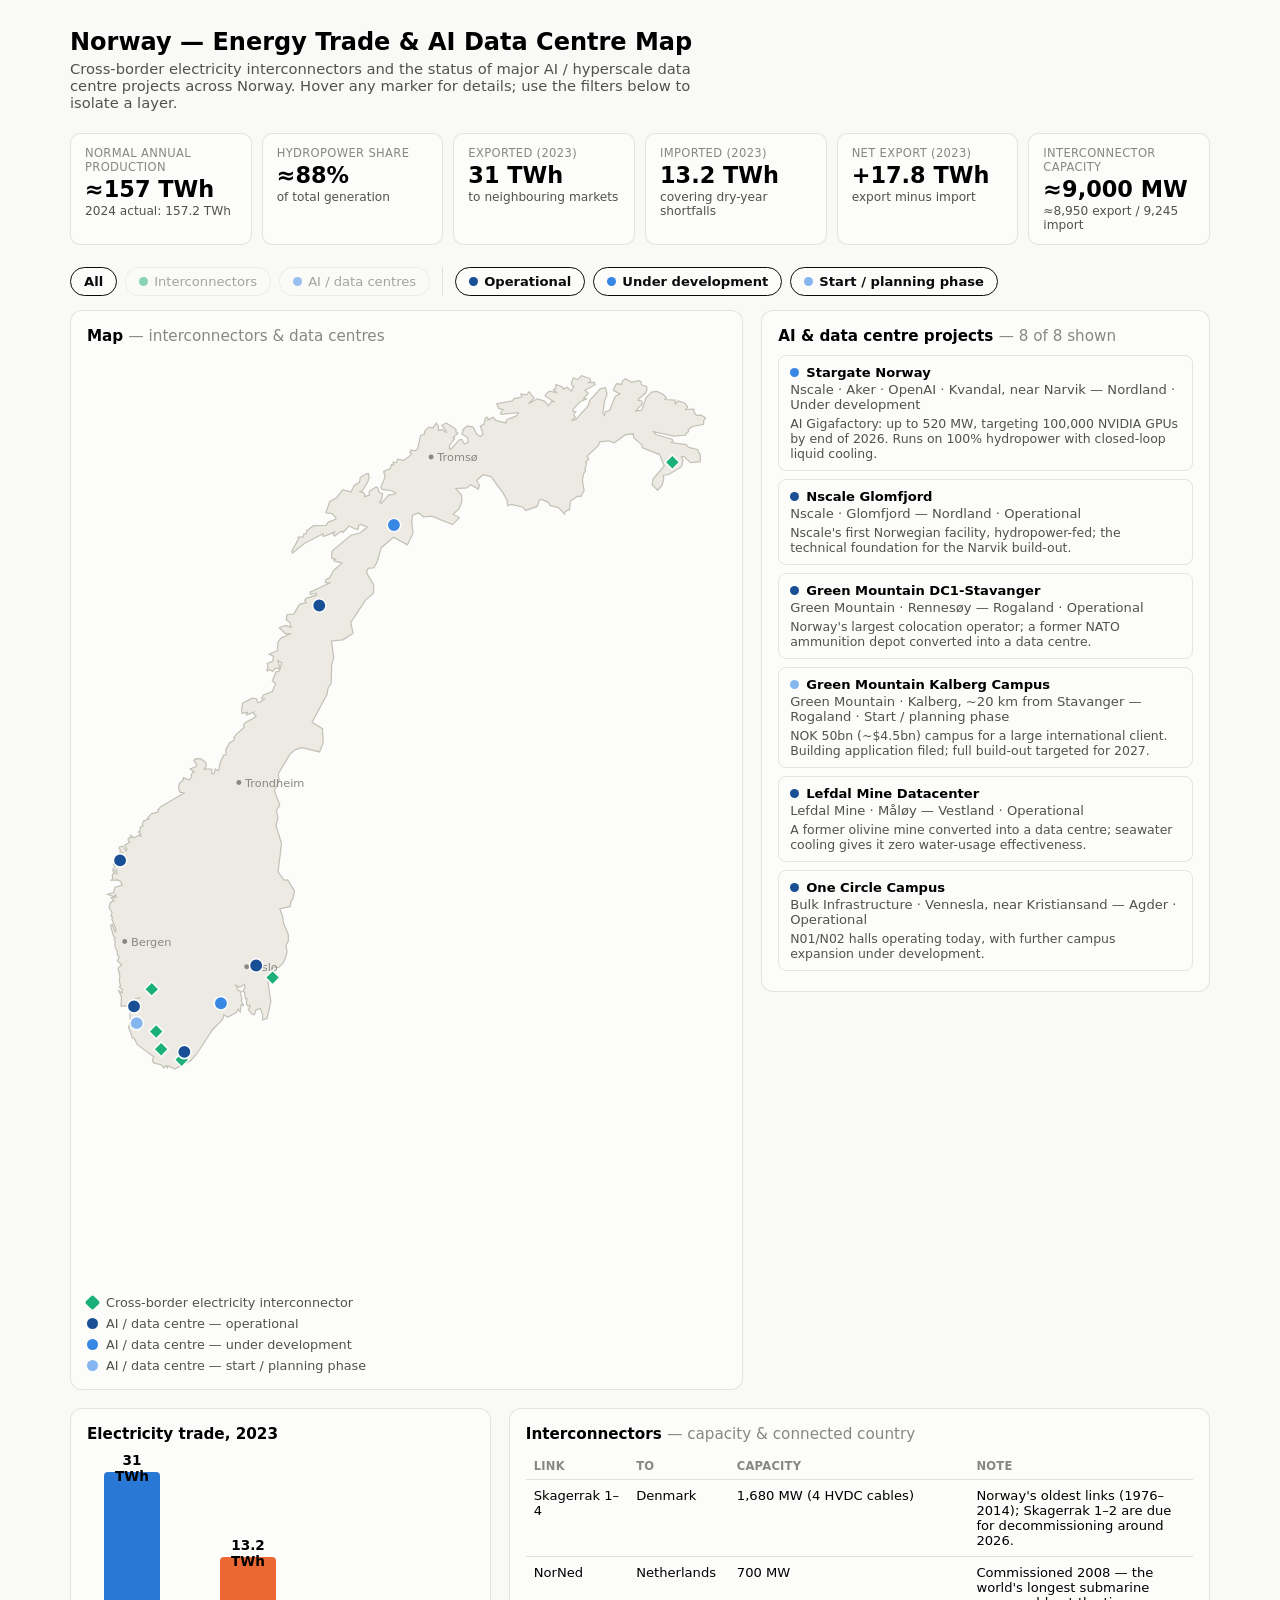
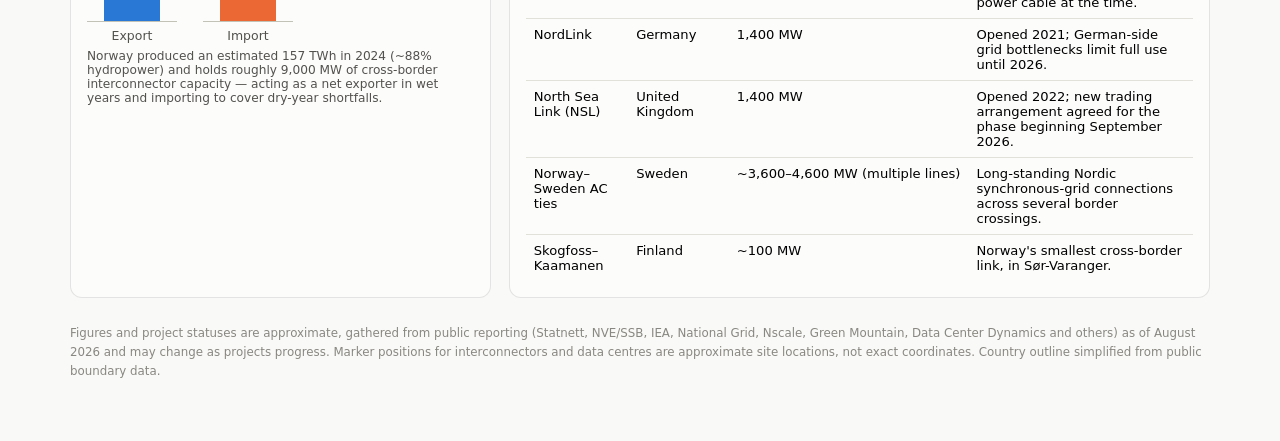
<file: norway-energy-ai-dashboard/index.html>
<!doctype html>
<html lang="en">
<head>
<meta charset="utf-8">
<title>Norway — Energy Trade &amp; AI Data Centre Map</title>
<meta name="viewport" content="width=device-width, initial-scale=1">
<style>
  :root { color-scheme: light dark; }
  * { box-sizing: border-box; }
  html,body { margin:0; padding:0; }
  body {
    font-family: system-ui, -apple-system, "Segoe UI", sans-serif;
    background: var(--page-plane);
    color: var(--text-primary);
  }
  .viz-root {
    --surface-1:      #fcfcfb;
    --page-plane:     #f9f9f7;
    --text-primary:   #0b0b0b;
    --text-secondary: #52514e;
    --text-muted:     #898781;
    --gridline:       #e1e0d9;
    --baseline:       #c3c2b7;
    --border:         rgba(11,11,11,0.10);
    --series-export:  #2a78d6;
    --series-import:  #eb6834;
    --interconnector: #1baf7a;
    --status-operational: #184f95;
    --status-development: #3987e5;
    --status-planning:    #86b6ef;
    --land-fill:      #eceae3;
    --land-fill-hover:#e1ded3;
    --land-stroke:    #c3c2b7;
    --tooltip-bg:     #0b0b0b;
    --tooltip-fg:     #ffffff;
    background: var(--page-plane);
  }
  @media (prefers-color-scheme: dark) {
    :root:where(:not([data-theme="light"])) .viz-root {
      --surface-1:      #1a1a19;
      --page-plane:     #0d0d0d;
      --text-primary:   #ffffff;
      --text-secondary: #c3c2b7;
      --text-muted:     #898781;
      --gridline:       #2c2c2a;
      --baseline:       #383835;
      --border:         rgba(255,255,255,0.10);
      --series-export:  #3987e5;
      --series-import:  #d95926;
      --interconnector: #199e70;
      --status-operational: #86b6ef;
      --status-development: #3987e5;
      --status-planning:    #184f95;
      --land-fill:      #242320;
      --land-fill-hover:#2c2b27;
      --land-stroke:    #46443e;
      --tooltip-bg:     #ffffff;
      --tooltip-fg:     #0b0b0b;
    }
  }
  :root[data-theme="dark"] .viz-root {
    --surface-1:      #1a1a19;
    --page-plane:     #0d0d0d;
    --text-primary:   #ffffff;
    --text-secondary: #c3c2b7;
    --text-muted:     #898781;
    --gridline:       #2c2c2a;
    --baseline:       #383835;
    --border:         rgba(255,255,255,0.10);
    --series-export:  #3987e5;
    --series-import:  #d95926;
    --interconnector: #199e70;
    --status-operational: #86b6ef;
    --status-development: #3987e5;
    --status-planning:    #184f95;
    --land-fill:      #242320;
    --land-fill-hover:#2c2b27;
    --land-stroke:    #46443e;
    --tooltip-bg:     #ffffff;
    --tooltip-fg:     #0b0b0b;
  }

  .wrap { max-width: 1180px; margin: 0 auto; padding: 28px 20px 60px; }
  header.page-head h1 { font-size: 1.5rem; margin: 0 0 4px; }
  header.page-head p { margin: 0; color: var(--text-secondary); font-size: 0.92rem; max-width: 70ch; }

  .stat-row {
    display: grid;
    grid-template-columns: repeat(6, 1fr);
    gap: 10px;
    margin: 22px 0;
  }
  .stat-tile {
    background: var(--surface-1);
    border: 1px solid var(--border);
    border-radius: 10px;
    padding: 12px 14px;
  }
  .stat-tile .label { font-size: 0.72rem; color: var(--text-muted); text-transform: uppercase; letter-spacing: .03em; }
  .stat-tile .value { font-size: 1.4rem; font-weight: 600; margin-top: 2px; }
  .stat-tile .sub { font-size: 0.76rem; color: var(--text-secondary); margin-top: 2px; }

  .filter-row { display: flex; flex-wrap: wrap; gap: 8px; margin-bottom: 14px; align-items: center; }
  .chip {
    border: 1px solid var(--border);
    background: var(--surface-1);
    color: var(--text-secondary);
    border-radius: 999px;
    padding: 6px 13px;
    font-size: 0.82rem;
    cursor: pointer;
    display: inline-flex; align-items: center; gap: 6px;
    user-select: none;
  }
  .chip .dot { width: 9px; height: 9px; border-radius: 50%; display:inline-block; }
  .chip[data-active="true"] { color: var(--text-primary); border-color: var(--text-primary); font-weight: 600; }
  .chip[data-active="false"] { opacity: .5; }
  .filter-sep { width: 1px; align-self: stretch; background: var(--border); margin: 0 4px; }

  .grid-main {
    display: grid;
    grid-template-columns: 1.5fr 1fr;
    gap: 18px;
    align-items: start;
  }
  .panel {
    background: var(--surface-1);
    border: 1px solid var(--border);
    border-radius: 12px;
    padding: 16px;
  }
  .panel h2 { font-size: 0.95rem; margin: 0 0 10px; }
  .panel h2 .n { color: var(--text-muted); font-weight: 400; }

  .map-svg { width: 100%; height: auto; display: block; }
  .land { fill: var(--land-fill); stroke: var(--land-stroke); stroke-width: 1.2; transition: fill .15s; }
  .city-dot { fill: var(--text-muted); }
  .city-label { fill: var(--text-muted); font-size: 11px; }
  .marker { cursor: pointer; stroke: var(--surface-1); stroke-width: 1.5; }
  .marker.energy { fill: var(--interconnector); }
  .marker-label { font-size: 10.5px; fill: var(--text-secondary); pointer-events: none; }
  .hidden-layer { display: none; }

  .legend { display:flex; flex-direction:column; gap:6px; margin-top:12px; font-size:0.8rem; color: var(--text-secondary); }
  .legend-item { display:flex; align-items:center; gap:8px; }
  .legend-item .swatch { width:11px; height:11px; border-radius:50%; flex:none; }
  .legend-item .swatch.diamond { border-radius:2px; transform:rotate(45deg); }

  .tooltip {
    position: fixed;
    pointer-events: none;
    background: var(--tooltip-bg);
    color: var(--tooltip-fg);
    padding: 8px 10px;
    border-radius: 8px;
    font-size: 0.78rem;
    max-width: 260px;
    line-height: 1.4;
    opacity: 0;
    transform: translate(-9999px,-9999px);
    transition: opacity .08s;
    z-index: 50;
  }
  .tooltip.show { opacity: 1; }
  .tooltip b { display:block; margin-bottom:2px; }

  .site-list { display:flex; flex-direction:column; gap:8px; max-height: 620px; overflow-y:auto; }
  .site-card { border: 1px solid var(--border); border-radius: 8px; padding: 9px 11px; font-size: 0.82rem; }
  .site-card .row1 { display:flex; align-items:center; gap:7px; font-weight:600; }
  .site-card .dot { width:9px; height:9px; border-radius:50%; flex:none; }
  .site-card .loc { color: var(--text-secondary); margin: 2px 0 4px; }
  .site-card .detail { color: var(--text-secondary); font-size: 0.78rem; }
  .site-card[data-dim="true"] { opacity: .35; }

  .lower-grid { display:grid; grid-template-columns: 0.9fr 1.5fr; gap:18px; margin-top:18px; }

  .barchart { display:flex; align-items:flex-end; gap:26px; height:190px; padding-top:10px; }
  .bar-col { display:flex; flex-direction:column; align-items:center; gap:6px; width:90px; }
  .bar-track { width:100%; height:150px; display:flex; align-items:flex-end; background: linear-gradient(transparent, transparent); border-bottom:1px solid var(--baseline); position:relative; }
  .bar { width: 56px; margin: 0 auto; border-radius: 4px 4px 0 0; position:relative; transition: filter .1s; }
  .bar:hover { filter: brightness(1.08); }
  .bar-value { position:absolute; top:-20px; left:0; right:0; text-align:center; font-weight:600; font-size:0.85rem; }
  .bar-name { font-size:0.78rem; color: var(--text-secondary); }

  table.energy-table { width:100%; border-collapse: collapse; font-size: 0.82rem; }
  table.energy-table th { text-align:left; font-weight:600; color: var(--text-muted); font-size:0.72rem; text-transform:uppercase; letter-spacing:.02em; padding: 6px 8px; border-bottom: 1px solid var(--gridline); }
  table.energy-table td { padding: 8px 8px; border-bottom: 1px solid var(--gridline); vertical-align:top; }
  table.energy-table tr:last-child td { border-bottom: none; }
  .cap { font-variant-numeric: tabular-nums; white-space:nowrap; }

  footer.sources { margin-top: 26px; font-size: 0.74rem; color: var(--text-muted); line-height:1.6; }
  footer.sources a { color: var(--text-muted); }

  @media (max-width: 880px) {
    .stat-row { grid-template-columns: repeat(2, 1fr); }
    .grid-main { grid-template-columns: 1fr; }
    .lower-grid { grid-template-columns: 1fr; }
  }
</style>
</head>
<body>
<div class="viz-root">
<div class="wrap">

  <header class="page-head">
    <h1>Norway — Energy Trade &amp; AI Data Centre Map</h1>
    <p>Cross-border electricity interconnectors and the status of major AI / hyperscale data centre projects across Norway. Hover any marker for details; use the filters below to isolate a layer.</p>
  </header>

  <div class="stat-row" id="statRow"></div>

  <div class="filter-row" id="filterRow"></div>

  <div class="grid-main">
    <div class="panel">
      <h2>Map <span class="n">— interconnectors &amp; data centres</span></h2>
      <svg class="map-svg" viewBox="0 0 620 900" id="mapSvg" xmlns="http://www.w3.org/2000/svg">
        <path class="land" d="M 479.9,20.0 L 475.7,23.8 L 471.7,22.3 L 469.9,26.6 L 470.2,29.3 L 472.1,30.5 L 469.8,35.0 L 465.8,31.3 L 462.1,33.1 L 460.8,30.7 L 454.9,28.7 L 454.5,32.9 L 452.4,33.6 L 455.4,36.4 L 448.4,35.0 L 444.8,38.6 L 444.5,40.0 L 453.7,45.8 L 451.1,44.9 L 447.5,49.3 L 443.9,44.7 L 436.7,42.5 L 428.4,47.3 L 433.6,41.7 L 428.9,35.6 L 426.5,38.7 L 420.9,37.9 L 421.7,40.3 L 420.6,41.2 L 414.3,42.3 L 412.6,44.6 L 397.5,47.2 L 399.3,51.8 L 403.6,52.9 L 401.1,56.5 L 402.0,57.6 L 418.4,55.9 L 416.8,58.9 L 407.4,62.7 L 406.2,65.9 L 396.6,63.4 L 393.8,60.4 L 388.9,63.1 L 389.2,61.3 L 387.7,60.4 L 386.4,61.3 L 385.0,67.2 L 381.5,69.2 L 384.3,76.6 L 381.5,79.0 L 377.9,76.6 L 374.5,69.9 L 368.9,68.9 L 365.1,72.0 L 363.7,76.6 L 369.5,80.3 L 369.3,85.2 L 366.0,86.3 L 363.6,82.0 L 361.5,82.0 L 352.8,91.4 L 351.6,91.2 L 351.5,87.7 L 356.6,81.2 L 355.3,80.1 L 359.7,76.0 L 357.7,74.4 L 358.0,72.1 L 348.3,65.9 L 344.2,68.2 L 347.9,72.8 L 348.9,74.9 L 348.1,75.1 L 344.5,72.3 L 340.9,73.2 L 341.0,69.0 L 338.8,66.1 L 335.3,70.8 L 331.4,69.9 L 327.7,73.7 L 327.5,76.5 L 323.6,78.2 L 320.7,90.9 L 318.4,92.9 L 313.9,92.2 L 313.2,94.6 L 314.8,95.4 L 312.8,98.1 L 307.2,102.2 L 301.4,101.1 L 300.0,104.3 L 296.8,103.9 L 297.3,106.6 L 295.3,106.2 L 294.2,110.1 L 287.8,112.9 L 289.1,118.5 L 285.1,127.5 L 285.9,130.1 L 296.1,131.9 L 299.3,133.8 L 298.1,135.0 L 292.8,135.7 L 285.5,143.9 L 283.8,142.5 L 285.2,141.3 L 286.8,134.4 L 283.4,133.4 L 281.9,128.5 L 280.5,128.0 L 273.8,132.2 L 274.0,136.0 L 269.3,137.4 L 269.6,135.4 L 267.7,133.2 L 264.8,132.5 L 267.2,131.4 L 272.5,122.8 L 273.7,118.0 L 272.9,114.9 L 271.0,115.2 L 265.1,118.6 L 264.4,123.3 L 259.1,126.8 L 256.1,132.8 L 248.2,130.6 L 242.3,138.2 L 235.4,142.2 L 231.7,153.1 L 237.9,153.9 L 241.6,158.3 L 241.1,159.4 L 233.8,162.3 L 231.9,165.2 L 219.6,165.6 L 213.1,170.6 L 212.9,173.2 L 210.5,173.5 L 209.8,176.4 L 204.8,176.7 L 205.0,178.5 L 198.5,190.6 L 199.3,192.1 L 210.8,182.8 L 229.0,173.4 L 228.9,175.4 L 230.2,175.8 L 239.7,171.9 L 238.7,173.3 L 240.2,175.6 L 246.7,170.7 L 248.1,172.2 L 254.2,165.9 L 260.3,169.0 L 263.0,168.9 L 263.6,165.4 L 265.6,164.3 L 271.9,166.9 L 264.7,172.7 L 256.0,174.8 L 237.7,190.2 L 237.2,196.8 L 240.9,198.2 L 239.2,198.8 L 240.3,199.9 L 247.6,201.8 L 239.3,208.9 L 235.1,216.4 L 231.7,217.7 L 231.3,220.6 L 235.4,221.3 L 216.3,230.1 L 216.7,232.3 L 222.3,231.0 L 222.6,233.0 L 212.6,236.0 L 211.1,237.8 L 212.8,240.1 L 206.1,241.9 L 200.5,251.3 L 194.1,251.7 L 193.3,256.9 L 196.3,258.8 L 197.9,264.0 L 192.7,262.3 L 186.6,264.6 L 192.5,270.4 L 197.5,270.3 L 187.9,274.7 L 185.2,278.5 L 184.7,286.6 L 176.7,290.3 L 180.8,292.1 L 180.3,296.8 L 174.8,299.3 L 175.7,302.5 L 174.4,305.6 L 174.9,306.7 L 177.1,305.2 L 180.1,306.9 L 182.8,303.5 L 185.9,304.6 L 186.5,301.5 L 185.2,296.5 L 188.9,298.7 L 186.5,306.8 L 183.4,307.4 L 179.7,316.2 L 183.0,318.6 L 179.8,326.4 L 171.1,329.8 L 169.2,333.3 L 172.3,333.7 L 167.9,336.7 L 165.7,337.2 L 164.4,333.4 L 160.2,332.8 L 151.0,337.8 L 149.9,343.6 L 150.4,347.7 L 155.5,346.6 L 154.9,349.1 L 161.9,346.3 L 161.5,347.9 L 164.2,350.7 L 153.6,356.7 L 152.0,358.3 L 152.3,361.3 L 144.2,368.5 L 142.5,371.1 L 142.6,373.7 L 138.1,376.4 L 134.7,382.9 L 134.8,387.9 L 132.7,388.1 L 129.3,394.9 L 127.5,403.3 L 124.4,401.6 L 123.3,406.0 L 121.8,406.4 L 120.7,405.3 L 121.4,402.9 L 120.7,401.6 L 113.6,401.6 L 115.7,398.8 L 115.2,395.4 L 110.6,391.7 L 105.6,391.6 L 103.5,393.4 L 106.3,396.8 L 106.0,399.3 L 100.1,401.6 L 104.1,404.4 L 102.4,405.0 L 100.8,407.8 L 101.7,408.7 L 99.0,412.3 L 93.5,409.9 L 93.2,412.2 L 89.5,415.7 L 88.9,420.5 L 90.0,424.0 L 94.3,424.9 L 71.2,438.5 L 68.7,441.4 L 69.0,443.4 L 62.8,444.9 L 58.8,449.2 L 60.0,450.0 L 54.9,452.1 L 53.7,454.8 L 54.4,456.7 L 51.7,457.9 L 51.6,461.7 L 49.8,462.8 L 51.8,464.2 L 52.4,467.4 L 50.8,465.4 L 46.1,468.2 L 42.2,466.0 L 43.0,468.1 L 40.2,468.6 L 39.8,470.5 L 41.6,472.2 L 36.7,475.5 L 38.7,479.1 L 38.0,480.9 L 34.6,476.4 L 31.5,477.2 L 31.0,478.4 L 32.4,480.3 L 31.9,482.1 L 34.3,482.3 L 35.5,485.4 L 29.1,485.3 L 30.4,488.8 L 25.7,494.0 L 27.1,496.2 L 25.0,499.3 L 25.6,501.2 L 29.2,499.2 L 28.3,500.4 L 28.8,503.0 L 25.9,502.1 L 24.5,504.8 L 25.0,507.6 L 23.5,509.6 L 29.5,509.2 L 32.6,510.6 L 34.2,514.2 L 27.3,516.2 L 25.7,521.4 L 20.0,523.1 L 26.4,525.5 L 27.6,523.3 L 28.6,526.0 L 23.3,526.4 L 26.1,529.4 L 22.6,531.1 L 21.5,536.4 L 24.3,540.6 L 23.3,544.1 L 25.1,545.6 L 24.1,547.0 L 27.8,556.3 L 28.1,559.1 L 27.2,559.3 L 24.4,552.1 L 22.8,553.4 L 25.7,564.0 L 27.5,565.1 L 26.4,566.5 L 27.6,569.3 L 26.9,571.6 L 27.6,575.2 L 29.4,578.4 L 29.5,582.1 L 31.3,584.1 L 29.4,587.7 L 33.6,591.4 L 30.1,594.7 L 31.9,602.4 L 31.4,607.9 L 32.7,612.1 L 31.2,612.9 L 34.4,616.1 L 34.0,618.8 L 30.8,616.5 L 33.4,622.5 L 33.0,631.7 L 39.5,631.7 L 42.6,625.7 L 51.8,623.3 L 46.7,624.8 L 46.8,629.5 L 44.1,631.5 L 46.0,632.9 L 41.5,633.5 L 43.5,636.3 L 41.9,638.1 L 41.7,644.0 L 42.6,645.5 L 40.3,652.1 L 44.0,662.3 L 46.3,663.6 L 48.8,669.0 L 64.8,680.7 L 63.3,684.3 L 65.2,686.9 L 72.0,688.4 L 74.4,691.5 L 76.1,689.4 L 78.1,691.5 L 78.3,689.3 L 85.1,692.7 L 95.9,687.1 L 95.5,683.8 L 96.9,686.4 L 100.5,684.5 L 106.4,678.0 L 121.8,654.5 L 131.6,644.4 L 132.6,639.9 L 136.5,642.3 L 145.0,637.6 L 146.7,634.5 L 148.6,637.2 L 149.5,630.3 L 151.8,630.8 L 149.6,626.4 L 150.2,623.4 L 148.9,620.7 L 149.5,617.1 L 147.0,616.6 L 144.4,611.3 L 148.3,613.3 L 152.6,610.4 L 153.2,613.4 L 151.1,617.5 L 152.8,617.8 L 153.6,624.3 L 155.0,624.1 L 154.6,628.8 L 156.2,631.8 L 157.8,630.7 L 158.1,632.5 L 156.5,635.1 L 160.4,639.7 L 162.4,639.9 L 163.8,635.4 L 167.9,633.7 L 170.3,639.6 L 170.4,644.9 L 174.7,643.4 L 178.3,627.4 L 175.6,608.3 L 180.7,604.2 L 180.0,598.3 L 178.8,596.5 L 181.7,593.7 L 185.6,594.3 L 189.7,590.4 L 192.6,585.0 L 194.0,578.9 L 193.1,572.6 L 195.4,568.3 L 195.3,562.1 L 190.7,551.5 L 189.5,543.5 L 187.0,537.1 L 197.1,535.1 L 197.6,530.4 L 199.8,527.1 L 201.2,519.8 L 194.7,509.1 L 191.3,509.4 L 185.3,501.3 L 188.7,473.9 L 183.2,456.1 L 185.2,449.2 L 183.7,441.4 L 187.0,436.6 L 181.7,422.7 L 186.5,412.9 L 185.5,406.4 L 197.0,387.0 L 202.2,382.7 L 208.6,380.8 L 225.5,385.0 L 229.1,376.3 L 228.4,362.5 L 218.3,356.3 L 232.8,329.0 L 234.0,322.5 L 236.8,319.0 L 237.4,299.8 L 239.3,293.7 L 237.1,277.4 L 248.2,276.3 L 258.1,269.8 L 255.8,259.7 L 270.1,237.8 L 277.8,231.1 L 278.2,223.0 L 271.2,211.3 L 272.6,207.0 L 278.3,206.4 L 281.5,200.5 L 285.5,186.9 L 297.3,176.7 L 310.8,184.2 L 316.2,172.8 L 315.0,162.2 L 315.7,155.4 L 321.7,153.2 L 326.5,156.9 L 334.4,156.4 L 354.6,164.5 L 361.3,157.7 L 355.1,154.4 L 361.0,148.8 L 363.7,142.0 L 363.3,135.8 L 357.8,129.6 L 368.5,128.8 L 372.1,125.8 L 379.6,130.0 L 380.7,126.5 L 377.9,121.7 L 384.3,116.1 L 391.9,117.9 L 403.9,134.2 L 407.4,140.9 L 408.2,146.2 L 411.7,144.9 L 422.9,147.7 L 425.6,150.8 L 436.6,146.9 L 438.7,140.9 L 440.8,140.1 L 447.0,142.7 L 449.5,146.1 L 457.3,148.1 L 463.3,154.5 L 463.8,151.8 L 468.0,150.0 L 468.9,141.9 L 476.0,136.8 L 479.0,137.3 L 482.2,131.4 L 480.5,121.5 L 481.5,115.8 L 483.7,111.7 L 483.1,110.5 L 484.7,105.2 L 483.6,103.9 L 486.7,101.1 L 485.1,98.0 L 496.0,87.9 L 497.3,84.2 L 505.8,83.2 L 511.4,85.2 L 522.3,77.3 L 529.9,76.4 L 530.4,80.4 L 538.3,87.2 L 538.0,88.8 L 539.6,90.3 L 555.5,96.6 L 559.9,107.6 L 548.9,120.5 L 548.3,126.2 L 553.6,131.2 L 557.8,126.3 L 559.5,119.8 L 558.8,116.9 L 564.8,115.7 L 576.7,108.3 L 578.2,102.2 L 576.4,98.4 L 579.1,98.6 L 585.5,104.4 L 594.7,103.5 L 595.0,97.4 L 592.2,91.6 L 583.6,89.7 L 581.1,86.9 L 566.8,85.0 L 568.5,83.2 L 567.7,81.7 L 551.5,77.1 L 549.6,74.4 L 569.1,78.6 L 581.1,77.6 L 580.9,76.0 L 583.4,74.4 L 583.1,72.5 L 586.8,69.6 L 598.1,67.2 L 598.1,63.9 L 600.0,61.1 L 595.8,58.3 L 591.1,58.6 L 588.7,55.0 L 588.6,52.6 L 580.7,52.9 L 582.7,50.3 L 579.5,46.3 L 573.2,44.6 L 570.7,47.5 L 570.4,43.8 L 560.8,43.2 L 561.9,41.8 L 559.4,38.6 L 552.9,35.3 L 547.6,36.0 L 542.4,41.3 L 537.9,53.8 L 532.1,54.3 L 538.5,47.6 L 538.1,44.6 L 534.6,43.9 L 535.1,42.6 L 541.9,36.7 L 543.2,33.4 L 543.0,30.8 L 537.9,28.9 L 537.1,25.6 L 535.4,24.9 L 528.3,26.2 L 522.1,23.0 L 519.5,25.0 L 518.6,28.4 L 513.5,27.9 L 510.5,34.1 L 517.0,37.7 L 512.3,40.2 L 506.9,53.9 L 502.8,55.1 L 502.0,58.7 L 500.3,56.3 L 501.9,45.5 L 504.5,37.9 L 502.8,31.5 L 497.8,32.9 L 487.6,44.2 L 486.1,49.4 L 474.2,62.4 L 470.1,63.6 L 473.6,60.6 L 472.1,58.1 L 474.0,55.0 L 471.8,55.0 L 471.3,52.8 L 478.3,45.4 L 485.0,42.3 L 481.6,42.3 L 486.2,37.1 L 483.1,34.2 L 493.1,28.7 L 492.2,26.6 L 486.7,26.8 L 488.5,25.7 L 487.9,23.0 L 479.9,20.0 Z"></path>
        <g id="cityLayer"></g>
        <g id="energyLayer"></g>
        <g id="aiLayer"></g>
      </svg>
      <div class="legend">
        <div class="legend-item"><span class="swatch diamond" style="background:var(--interconnector)"></span> Cross-border electricity interconnector</div>
        <div class="legend-item"><span class="swatch" style="background:var(--status-operational)"></span> AI / data centre — operational</div>
        <div class="legend-item"><span class="swatch" style="background:var(--status-development)"></span> AI / data centre — under development</div>
        <div class="legend-item"><span class="swatch" style="background:var(--status-planning)"></span> AI / data centre — start / planning phase</div>
      </div>
    </div>

    <div class="panel">
      <h2>AI &amp; data centre projects <span class="n" id="aiCount"></span></h2>
      <div class="site-list" id="aiList"></div>
    </div>
  </div>

  <div class="lower-grid">
    <div class="panel">
      <h2>Electricity trade, 2023</h2>
      <div class="barchart" id="barChart"></div>
      <p style="font-size:0.76rem; color:var(--text-secondary); margin-top:6px;">
        Norway produced an estimated 157 TWh in 2024 (~88% hydropower) and holds roughly
        9,000 MW of cross-border interconnector capacity — acting as a net exporter in
        wet years and importing to cover dry-year shortfalls.
      </p>
    </div>
    <div class="panel">
      <h2>Interconnectors <span class="n">— capacity &amp; connected country</span></h2>
      <table class="energy-table">
        <thead><tr><th>Link</th><th>To</th><th>Capacity</th><th>Note</th></tr></thead>
        <tbody id="energyTableBody"></tbody>
      </table>
    </div>
  </div>

  <footer class="sources">
    Figures and project statuses are approximate, gathered from public reporting (Statnett, NVE/SSB, IEA,
    National Grid, Nscale, Green Mountain, Data Center Dynamics and others) as of August 2026 and may
    change as projects progress. Marker positions for interconnectors and data centres are approximate
    site locations, not exact coordinates. Country outline simplified from public boundary data.
  </footer>

</div>
</div>

<div class="tooltip" id="tooltip"></div>

<script>
const DATA = {"ai": [{"id": "stargate_narvik", "name": "Stargate Norway", "org": "Nscale · Aker · OpenAI", "loc": "Kvandal, near Narvik — Nordland", "status": "development", "detail": "AI Gigafactory: up to 520 MW, targeting 100,000 NVIDIA GPUs by end of 2026. Runs on 100% hydropower with closed-loop liquid cooling.", "x": 297.7, "y": 164.9}, {"id": "nscale_glomfjord", "name": "Nscale Glomfjord", "org": "Nscale", "loc": "Glomfjord — Nordland", "status": "operational", "detail": "Nscale's first Norwegian facility, hydropower-fed; the technical foundation for the Narvik build-out.", "x": 225.3, "y": 243.0}, {"id": "green_mountain_stavanger", "name": "Green Mountain DC1-Stavanger", "org": "Green Mountain", "loc": "Rennesøy — Rogaland", "status": "operational", "detail": "Norway's largest colocation operator; a former NATO ammunition depot converted into a data centre.", "x": 45.6, "y": 631.8}, {"id": "green_mountain_kalberg", "name": "Green Mountain Kalberg Campus", "org": "Green Mountain", "loc": "Kalberg, ~20 km from Stavanger — Rogaland", "status": "planning", "detail": "NOK 50bn (~$4.5bn) campus for a large international client. Building application filed; full build-out targeted for 2027.", "x": 48.2, "y": 648.1}, {"id": "lefdal_maloy", "name": "Lefdal Mine Datacenter", "org": "Lefdal Mine", "loc": "Måløy — Vestland", "status": "operational", "detail": "A former olivine mine converted into a data centre; seawater cooling gives it zero water-usage effectiveness.", "x": 32.1, "y": 490.2}, {"id": "bulk_vennesla", "name": "One Circle Campus", "org": "Bulk Infrastructure", "loc": "Vennesla, near Kristiansand — Agder", "status": "operational", "detail": "N01/N02 halls operating today, with further campus expansion under development.", "x": 94.4, "y": 676.0}, {"id": "stack_fetsund", "name": "STACK Infrastructure (ex-DigiPlex)", "org": "STACK Infrastructure", "loc": "Fetsund, near Oslo", "status": "operational", "detail": "Major colocation campus serving the Oslo metro region.", "x": 164.1, "y": 592.2}, {"id": "google_skien", "name": "Google Data Center", "org": "Google", "loc": "Skien — Telemark", "status": "development", "detail": "~240 MW hyperscale campus reported under construction.", "x": 129.9, "y": 628.8}], "energy": [{"id": "skagerrak_kristiansand", "name": "Skagerrak 1–4", "to": "Denmark", "cap": "1,680 MW (4 HVDC cables)", "note": "Norway's oldest links (1976–2014); Skagerrak 1–2 are due for decommissioning around 2026.", "x": 91.8, "y": 683.6}, {"id": "norned_feda", "name": "NorNed", "to": "Netherlands", "cap": "700 MW", "note": "Commissioned 2008 — the world's longest submarine power cable at the time.", "x": 71.9, "y": 673.4}, {"id": "nordlink_tonstad", "name": "NordLink", "to": "Germany", "cap": "1,400 MW", "note": "Opened 2021; German-side grid bottlenecks limit full use until 2026.", "x": 67.1, "y": 656.2}, {"id": "nsl_kvilldal", "name": "North Sea Link (NSL)", "to": "United Kingdom", "cap": "1,400 MW", "note": "Opened 2022; new trading arrangement agreed for the phase beginning September 2026.", "x": 62.8, "y": 615.1}, {"id": "sweden_border", "name": "Norway–Sweden AC ties", "to": "Sweden", "cap": "~3,600–4,600 MW (multiple lines)", "note": "Long-standing Nordic synchronous-grid connections across several border crossings.", "x": 180.0, "y": 603.9}, {"id": "finland_skogfoss", "name": "Skogfoss–Kaamanen", "to": "Finland", "cap": "~100 MW", "note": "Norway's smallest cross-border link, in Sør-Varanger.", "x": 567.8, "y": 104.0}], "cities": [{"id": "oslo", "name": "Oslo", "x": 154.9, "y": 593.3}, {"id": "bergen", "name": "Bergen", "x": 36.6, "y": 568.9}, {"id": "trondheim", "name": "Trondheim", "x": 147.3, "y": 414.6}, {"id": "tromso", "name": "Tromsø", "x": 333.8, "y": 98.9}]};

const STATUS_META = {
  operational: { label: "Operational", color: "var(--status-operational)" },
  development: { label: "Under development", color: "var(--status-development)" },
  planning:    { label: "Start / planning phase", color: "var(--status-planning)" },
};

const STATS = [
  { label: "Normal annual production", value: "≈157 TWh", sub: "2024 actual: 157.2 TWh" },
  { label: "Hydropower share", value: "≈88%", sub: "of total generation" },
  { label: "Exported (2023)", value: "31 TWh", sub: "to neighbouring markets" },
  { label: "Imported (2023)", value: "13.2 TWh", sub: "covering dry-year shortfalls" },
  { label: "Net export (2023)", value: "+17.8 TWh", sub: "export minus import" },
  { label: "Interconnector capacity", value: "≈9,000 MW", sub: "≈8,950 export / 9,245 import" },
];

const tooltip = document.getElementById('tooltip');
function showTip(html, evt) {
  tooltip.innerHTML = html;
  tooltip.classList.add('show');
  moveTip(evt);
}
function moveTip(evt) {
  const pad = 14;
  let x = evt.clientX + pad, y = evt.clientY + pad;
  const rect = tooltip.getBoundingClientRect();
  if (x + rect.width > window.innerWidth) x = evt.clientX - rect.width - pad;
  if (y + rect.height > window.innerHeight) y = evt.clientY - rect.height - pad;
  tooltip.style.transform = `translate(${x}px, ${y}px)`;
}
function hideTip() { tooltip.classList.remove('show'); }

// stat tiles
const statRow = document.getElementById('statRow');
STATS.forEach(s => {
  const el = document.createElement('div');
  el.className = 'stat-tile';
  el.innerHTML = `<div class="label">${s.label}</div><div class="value">${s.value}</div><div class="sub">${s.sub}</div>`;
  statRow.appendChild(el);
});

// city reference dots
const cityLayer = document.getElementById('cityLayer');
DATA.cities.forEach(c => {
  const g = document.createElementNS('http://www.w3.org/2000/svg','g');
  g.innerHTML = `<circle class="city-dot" cx="${c.x}" cy="${c.y}" r="2.4"></circle>
                 <text class="city-label" x="${c.x+6}" y="${c.y+4}">${c.name}</text>`;
  cityLayer.appendChild(g);
});

// energy markers
const energyLayer = document.getElementById('energyLayer');
DATA.energy.forEach(s => {
  const g = document.createElementNS('http://www.w3.org/2000/svg','g');
  g.setAttribute('class','site-marker-group');
  g.setAttribute('data-layer','energy');
  g.innerHTML = `<rect class="marker energy" x="${s.x-5}" y="${s.y-5}" width="10" height="10" transform="rotate(45 ${s.x} ${s.y})"></rect>`;
  g.addEventListener('mousemove', e => moveTip(e));
  g.addEventListener('mouseenter', e => showTip(
    `<b>${s.name}</b>→ ${s.to} · ${s.cap}<br>${s.note}`, e));
  g.addEventListener('mouseleave', hideTip);
  energyLayer.appendChild(g);
});

// ai markers
const aiLayer = document.getElementById('aiLayer');
DATA.ai.forEach(s => {
  const meta = STATUS_META[s.status];
  const g = document.createElementNS('http://www.w3.org/2000/svg','g');
  g.setAttribute('class','site-marker-group');
  g.setAttribute('data-layer','ai');
  g.setAttribute('data-status', s.status);
  g.innerHTML = `<circle class="marker" cx="${s.x}" cy="${s.y}" r="6.5" style="fill:${meta.color}"></circle>`;
  g.addEventListener('mousemove', e => moveTip(e));
  g.addEventListener('mouseenter', e => showTip(
    `<b>${s.name}</b>${s.org} · ${s.loc}<br>${meta.label}<br>${s.detail}`, e));
  g.addEventListener('mouseleave', hideTip);
  aiLayer.appendChild(g);
});

// filters
const state = { layer: 'all', statuses: new Set(['operational','development','planning']) };

function renderFilters() {
  const row = document.getElementById('filterRow');
  row.innerHTML = '';
  const layerChips = [
    { key: 'all', label: 'All' },
    { key: 'energy', label: 'Interconnectors', color: 'var(--interconnector)' },
    { key: 'ai', label: 'AI / data centres', color: 'var(--status-development)' },
  ];
  layerChips.forEach(c => {
    const chip = document.createElement('div');
    chip.className = 'chip';
    chip.dataset.active = String(state.layer === c.key);
    chip.innerHTML = (c.color ? `<span class="dot" style="background:${c.color}"></span>` : '') + c.label;
    chip.onclick = () => { state.layer = c.key; render(); };
    row.appendChild(chip);
  });
  const sep = document.createElement('div');
  sep.className = 'filter-sep';
  row.appendChild(sep);
  Object.entries(STATUS_META).forEach(([key, meta]) => {
    const chip = document.createElement('div');
    chip.className = 'chip';
    chip.dataset.active = String(state.statuses.has(key));
    chip.innerHTML = `<span class="dot" style="background:${meta.color}"></span>${meta.label}`;
    chip.onclick = () => {
      if (state.statuses.has(key)) state.statuses.delete(key); else state.statuses.add(key);
      render();
    };
    row.appendChild(chip);
  });
}

function render() {
  renderFilters();
  document.querySelectorAll('[data-layer="energy"]').forEach(g => {
    g.classList.toggle('hidden-layer', !(state.layer === 'all' || state.layer === 'energy'));
  });
  document.querySelectorAll('[data-layer="ai"]').forEach(g => {
    const show = (state.layer === 'all' || state.layer === 'ai') && state.statuses.has(g.dataset.status);
    g.classList.toggle('hidden-layer', !show);
  });
  renderAiList();
}

function renderAiList() {
  const list = document.getElementById('aiList');
  list.innerHTML = '';
  const visible = DATA.ai.filter(s => state.statuses.has(s.status) && (state.layer === 'all' || state.layer === 'ai'));
  document.getElementById('aiCount').textContent = `— ${visible.length} of ${DATA.ai.length} shown`;
  DATA.ai.forEach(s => {
    const meta = STATUS_META[s.status];
    const dim = !(state.statuses.has(s.status) && (state.layer === 'all' || state.layer === 'ai'));
    const card = document.createElement('div');
    card.className = 'site-card';
    card.dataset.dim = String(dim);
    card.innerHTML = `
      <div class="row1"><span class="dot" style="background:${meta.color}"></span>${s.name}</div>
      <div class="loc">${s.org} · ${s.loc} · ${meta.label}</div>
      <div class="detail">${s.detail}</div>`;
    list.appendChild(card);
  });
}

// energy table
const tbody = document.getElementById('energyTableBody');
DATA.energy.forEach(s => {
  const tr = document.createElement('tr');
  tr.innerHTML = `<td>${s.name}</td><td>${s.to}</td><td class="cap">${s.cap}</td><td>${s.note}</td>`;
  tbody.appendChild(tr);
});

// bar chart: export vs import 2023
const bars = [
  { name: 'Export', value: 31, max: 31, color: 'var(--series-export)' },
  { name: 'Import', value: 13.2, max: 31, color: 'var(--series-import)' },
];
const barChart = document.getElementById('barChart');
bars.forEach(b => {
  const col = document.createElement('div');
  col.className = 'bar-col';
  const heightPct = (b.value / 31) * 100;
  col.innerHTML = `
    <div class="bar-track">
      <div class="bar" style="height:${heightPct}%; background:${b.color};">
        <div class="bar-value">${b.value} TWh</div>
      </div>
    </div>
    <div class="bar-name">${b.name}</div>`;
  const barEl = col.querySelector('.bar');
  barEl.addEventListener('mousemove', e => moveTip(e));
  barEl.addEventListener('mouseenter', e => showTip(`<b>${b.name} — 2023</b>${b.value} TWh`, e));
  barEl.addEventListener('mouseleave', hideTip);
  barChart.appendChild(col);
});

render();
</script>
</body>
</html>
</file>
